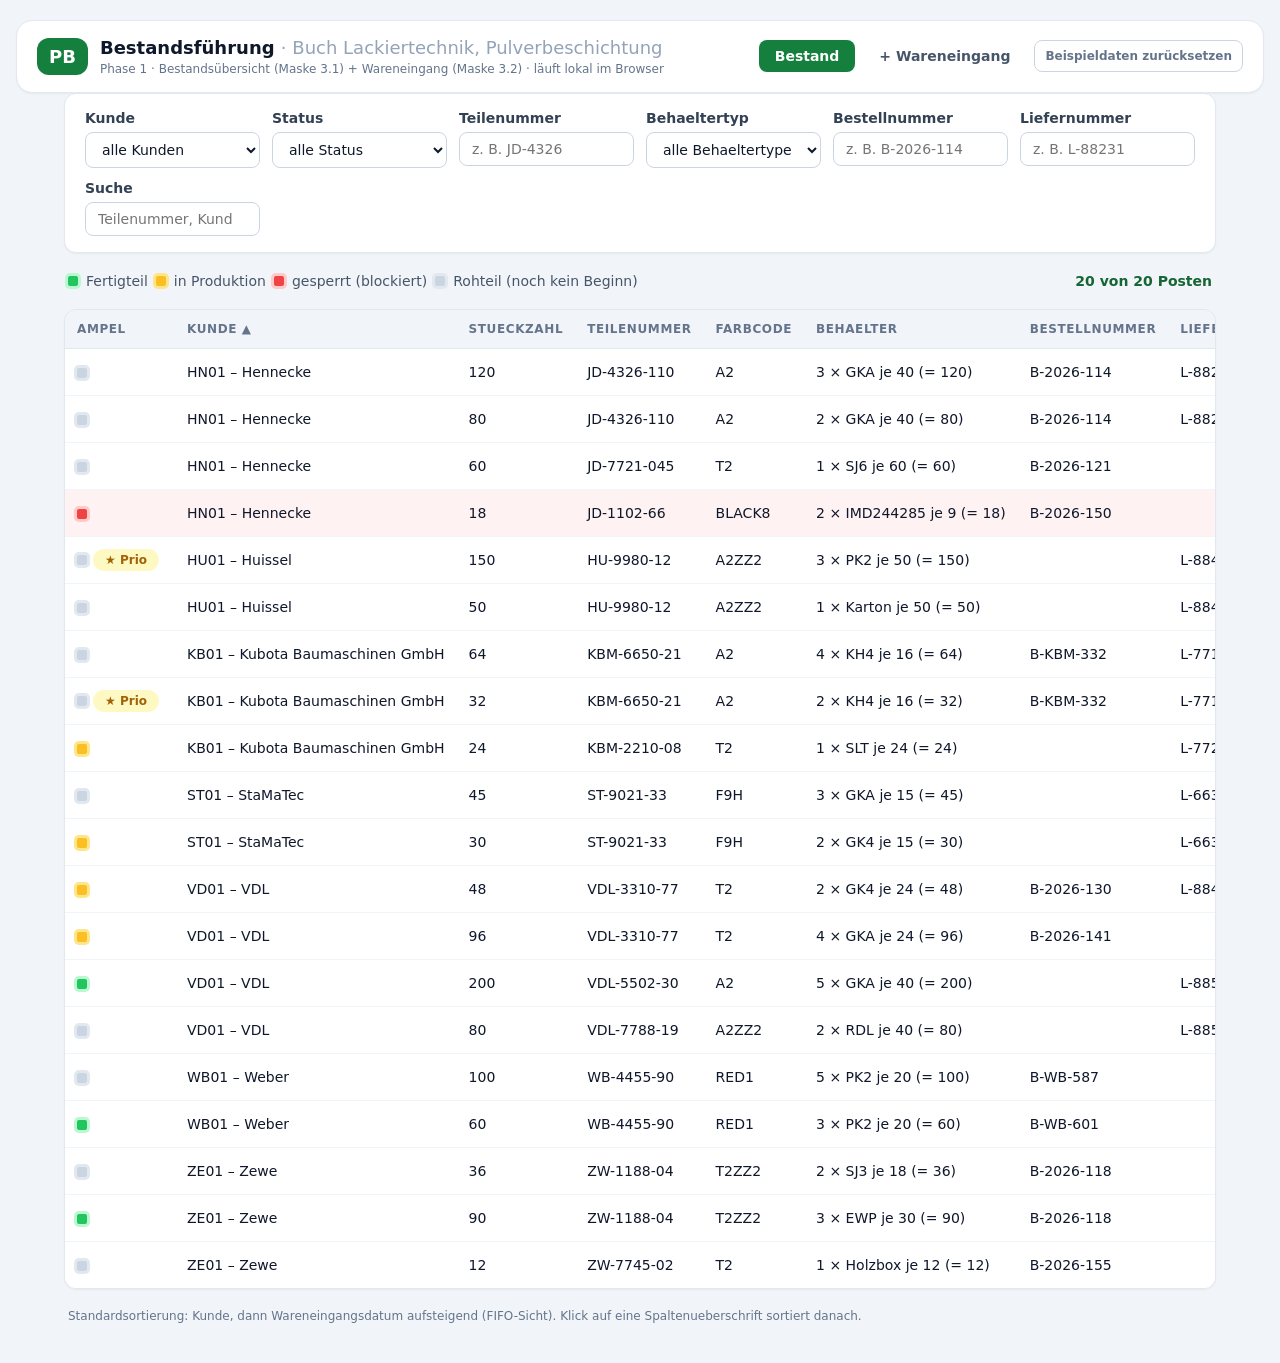
<file: index.html>
<!DOCTYPE html>
<html lang="de">
<head>
  <meta charset="utf-8">
  <meta name="viewport" content="width=device-width, initial-scale=1">
  <title>Bestandsfuehrung – Pulverbeschichtung (Phase 1)</title>
  <link rel="stylesheet" href="style.css">
</head>
<body>
  <header class="kopf">
    <div class="kopf-brand">
      <div class="logo">PB</div>
      <div>
        <h1>Bestandsführung <span>· Buch Lackiertechnik, Pulverbeschichtung</span></h1>
        <p class="untertitel">Phase 1 · Bestandsübersicht (Maske 3.1) + Wareneingang (Maske 3.2) · läuft lokal im Browser</p>
      </div>
    </div>
    <nav class="kopf-nav">
      <button id="navBestand" class="nav aktiv">Bestand</button>
      <button id="wareneingang" class="nav">+ Wareneingang</button>
      <button id="zuruecksetzen" class="nav ghost" title="Beispiel-Posten neu laden">Beispieldaten zurücksetzen</button>
    </nav>
  </header>

  <div id="ansicht-bestand">
    <div id="bestaetigung" class="bestaetigung" hidden></div>

    <section class="filterleiste" aria-label="Filter">
      <div class="felder">
        <div class="feld"><label for="filterKunde">Kunde</label>
          <select id="filterKunde"></select>
        </div>
        <div class="feld"><label for="filterStatus">Status</label>
          <select id="filterStatus"></select>
        </div>
        <div class="feld"><label for="filterTeilenummer">Teilenummer</label>
          <input id="filterTeilenummer" type="text" placeholder="z. B. JD-4326">
        </div>
        <div class="feld"><label for="filterBehaeltertyp">Behaeltertyp</label>
          <select id="filterBehaeltertyp"></select>
        </div>
        <div class="feld"><label for="filterBestellnummer">Bestellnummer</label>
          <input id="filterBestellnummer" type="text" placeholder="z. B. B-2026-114">
        </div>
        <div class="feld"><label for="filterLiefernummer">Liefernummer</label>
          <input id="filterLiefernummer" type="text" placeholder="z. B. L-88231">
        </div>
        <div class="feld"><label for="suche">Suche</label>
          <input id="suche" type="search" placeholder="Teilenummer, Kunde, Beschreibung, Nummern …">
        </div>
      </div>
    </section>

    <section class="legende">
      <span class="ampel gruen"></span> Fertigteil
      <span class="ampel gelb"></span> in Produktion
      <span class="ampel rot"></span> gesperrt (blockiert)
      <span class="ampel leer"></span> Rohteil (noch kein Beginn)
      <span class="zaehler" id="postenZaehler"></span>
    </section>

    <main>
      <table id="bestandstabelle">
        <thead></thead>
        <tbody></tbody>
      </table>
    </main>

    <footer class="fuss">
      Standardsortierung: Kunde, dann Wareneingangsdatum aufsteigend (FIFO-Sicht). Klick auf eine Spaltenueberschrift sortiert danach.
    </footer>
  </div>

  <section id="ansicht-wareneingang" hidden>
    <div class="eingang-kopf">
      <h2>Wareneingang erfassen</h2>
      <div class="feld"><label for="eingangKunde">Kunde (Pflicht)</label>
        <select id="eingangKunde"></select>
      </div>
      <div class="feld"><label for="eingangDatum">Wareneingangsdatum</label>
        <input id="eingangDatum" type="date">
      </div>
    </div>
    <main>
      <table id="positionen">
        <thead>
          <tr>
            <th>Buchungsart</th>
            <th>Teilenummer</th>
            <th>Farbcode</th>
            <th>Stueckzahl</th>
            <th>Behaeltertyp</th>
            <th>Anzahl Behaelter</th>
            <th>Teile je Behaelter</th>
            <th>Bestellnummer (opt.)</th>
            <th>Liefernummer (opt.)</th>
            <th>Wunsch-Liefertermin (opt.)</th>
            <th>Pruefung (R1)</th>
            <th></th>
          </tr>
        </thead>
        <tbody id="positionsKörper"></tbody>
      </table>
      <datalist id="teilenummerListe"></datalist>
      <div class="eingang-aktionen">
        <button id="weiterePosition" class="sekundaer">+ Weitere Position</button>
        <button id="eingangSpeichern" class="primaer">Speichern</button>
        <button id="eingangAbbrechen" class="sekundaer">Abbrechen</button>
      </div>
      <p class="hinweis">Eine Zeile = ein eigener Bestandsposten (Status Rohteil), ein Behaeltertyp mit einheitlicher Fuellung. Gemischte Behaelter oder ungleiche Fuellungen ueber zusaetzliche Zeilen abbilden. Bei Retoure erscheint eine orange Zeile mit Pflichtangabe des Retoure-Grunds (R8).</p>
    </main>
  </section>

  <section id="ansicht-detail" hidden>
    <div class="eingang-kopf">
      <h2 id="detailTitel">Posten</h2>
      <nav class="kopf-nav">
        <button id="detailZurueck" class="nav">← Zurück zur Übersicht</button>
      </nav>
    </div>
    <div class="detail-karte">
      <h3>Posten-Details</h3>
      <div class="detail-grid" id="detailFelder"></div>
      <div class="detail-edit">
        <div class="feld">
          <label for="detailWunsch">Wunsch-Liefertermin (optional, rein informativ)</label>
          <input id="detailWunsch" type="date">
        </div>
        <label class="prio-toggle" for="detailPrio">
          <input id="detailPrio" type="checkbox"> Als Prio markieren (★)
        </label>
      </div>
    </div>
    <div class="detail-karte">
      <h3>Behaelter korrigieren (R9 – jederzeit moeglich, auch bei Produktion/Fertigteil/gesperrt)</h3>
      <div class="detail-edit">
        <div class="feld">
          <label for="korrTyp">Behaeltertyp (nur aus Behaelterstamm, R3)</label>
          <select id="korrTyp"></select>
        </div>
        <div class="feld">
          <label for="korrAnzahl">Anzahl Behaelter</label>
          <input id="korrAnzahl" type="number" min="1">
        </div>
        <div class="feld">
          <label for="korrTeile">Teile je Behaelter</label>
          <input id="korrTeile" type="number" min="0">
        </div>
        <button id="korrUebernehmen" class="sekundaer">Behaelter uebernehmen</button>
      </div>
      <p id="korrHinweis" class="hinweis"></p>
    </div>
    <div class="detail-karte">
      <h3>Historie (neueste zuerst)</h3>
      <div class="historie-wrap">
        <table id="historieTabelle">
          <thead>
            <tr><th>Datum/Uhrzeit</th><th>Bewegung</th><th>Vorher</th><th>Nachher</th><th>Benutzer</th></tr>
          </thead>
          <tbody id="historieKörper"></tbody>
        </table>
      </div>
    </div>
  </section>

  <script src="js/modell.js"></script>
  <script src="js/behaelterstamm.js"></script>
  <script src="js/stammdaten.js"></script>
  <script src="js/app.js"></script>
</body>
</html>
</file>
<file: style.css>
* {
  box-sizing: border-box;
}

:root {
  --green-700: #15803d;
  --green-800: #166534;
  --green-50: #f0fdf4;
  --slate-100: #f1f5f9;
  --slate-200: #e2e8f0;
  --slate-300: #cbd5e1;
  --slate-400: #94a3b8;
  --slate-500: #64748b;
  --slate-600: #475569;
  --slate-700: #334155;
  --slate-800: #1e293b;
  --slate-900: #0f172a;
  --red-50: #fef2f2;
  --red-100: #fee2e2;
  --red-500: #ef4444;
  --red-600: #dc2626;
  --red-800: #991b1b;
  --amber-100: #fef3c7;
  --amber-400: #fbbf24;
  --amber-800: #92400e;
  --green-100: #dcfce7;
  --green-500: #22c55e;
  --green-800: #166534;
  --orange-50: #fff7ed;
  --orange-100: #ffedd5;
  --orange-200: #fed7aa;
  --orange-800: #9a3412;
  --blue-100: #dbeafe;
  --blue-800: #1e40af;
}

body {
  margin: 0;
  font-family: ui-sans-serif, system-ui, -apple-system, "Segoe UI", Arial, sans-serif;
  background: var(--slate-100);
  color: var(--slate-900);
  min-height: 100vh;
  padding: 20px 16px;
  -webkit-font-smoothing: antialiased;
}

#ansicht-bestand, #ansicht-wareneingang {
  max-width: 72rem;
  margin: 0 auto;
}

#ansicht-bestand > *, #ansicht-wareneingang > * {
  margin-bottom: 20px;
}

.kopf {
  display: flex;
  flex-wrap: wrap;
  align-items: center;
  justify-content: space-between;
  gap: 12px;
  border: 1px solid var(--slate-200);
  border-radius: 1rem;
  background: #ffffff;
  padding: 16px 20px;
  box-shadow: 0 1px 2px rgba(15, 23, 42, 0.05);
}

.kopf-brand {
  display: flex;
  align-items: center;
  gap: 12px;
}

.logo {
  border-radius: 0.75rem;
  background: var(--green-700);
  padding: 8px 12px;
  font-size: 1.125rem;
  font-weight: 900;
  color: #ffffff;
}

.kopf h1 {
  margin: 0;
  font-size: 1.125rem;
  font-weight: 700;
  line-height: 1.25;
}

.kopf h1 span {
  font-weight: 400;
  color: var(--slate-400);
}

.untertitel {
  margin: 2px 0 0;
  font-size: 12px;
  color: var(--slate-500);
}

.kopf-nav {
  display: flex;
  gap: 8px;
  flex-wrap: wrap;
}

button {
  font: inherit;
  cursor: pointer;
}

.nav {
  border: none;
  border-radius: 0.5rem;
  padding: 8px 16px;
  font-size: 0.875rem;
  font-weight: 600;
  background: transparent;
  color: var(--slate-600);
}

.nav:hover {
  background: var(--slate-100);
}

.nav.aktiv {
  background: var(--green-700);
  color: #ffffff;
}

.nav.ghost {
  border: 1px solid var(--slate-300);
  font-size: 0.75rem;
  padding: 6px 10px;
  color: var(--slate-500);
}

button.primaer {
  border: none;
  border-radius: 0.75rem;
  background: var(--green-700);
  padding: 14px 20px;
  font-size: 1rem;
  font-weight: 600;
  color: #ffffff;
  box-shadow: 0 1px 2px rgba(15, 23, 42, 0.1);
}

button.primaer:hover {
  background: var(--green-800);
}

button.primaer:active {
  transform: scale(0.98);
}

.sekundaer {
  border: 2px solid var(--slate-300);
  border-radius: 0.75rem;
  padding: 12px 20px;
  font-weight: 600;
  color: var(--slate-700);
  background: transparent;
}

.sekundaer:hover {
  background: var(--slate-100);
}

.bestaetigung {
  border: 1px solid #bbf7d0;
  border-radius: 0.75rem;
  background: var(--green-50);
  padding: 12px 16px;
  font-weight: 600;
  color: #14532d;
  box-shadow: 0 1px 2px rgba(15, 23, 42, 0.05);
}

.filterleiste {
  border: 1px solid var(--slate-200);
  border-radius: 0.75rem;
  background: #ffffff;
  box-shadow: 0 1px 2px rgba(15, 23, 42, 0.05);
  padding: 16px 20px;
}

.filterleiste .felder {
  display: grid;
  flex: 1;
  grid-template-columns: repeat(auto-fit, minmax(150px, 1fr));
  gap: 12px;
}

.filterleiste label {
  display: block;
  margin-bottom: 6px;
  font-size: 0.875rem;
  font-weight: 600;
  color: var(--slate-700);
}

.filterleiste .feld {
  display: flex;
  flex-direction: column;
}

.filterleiste input,
.filterleiste select {
  font: inherit;
  font-size: 0.875rem;
  width: 100%;
  border: 1px solid var(--slate-300);
  border-radius: 0.5rem;
  background: #ffffff;
  padding: 8px 12px;
  color: var(--slate-900);
}

.filterleiste input:focus,
.filterleiste select:focus {
  outline: 2px solid #86efac;
  outline-offset: 1px;
  border-color: var(--green-700);
}

.legende {
  display: flex;
  flex-wrap: wrap;
  align-items: center;
  gap: 8px;
  font-size: 0.875rem;
  color: var(--slate-600);
  padding: 0 4px;
}

.legende .zaehler {
  margin-left: auto;
  font-weight: 600;
  color: var(--green-800);
}

.ampel {
  display: inline-block;
  width: 10px;
  height: 10px;
  border-radius: 2px;
  box-shadow: 0 0 0 3px var(--ring, var(--slate-200));
  vertical-align: middle;
}

.ampel.gruen { background: var(--green-500); --ring: #bbf7d0; }
.ampel.gelb { background: var(--amber-400); --ring: #fde68a; }
.ampel.rot { background: var(--red-500); --ring: #fecaca; }
.ampel.leer { background: var(--slate-300); --ring: var(--slate-200); }

#ansicht-bestand > main {
  overflow-x: auto;
  border: 1px solid var(--slate-200);
  border-radius: 0.75rem;
  background: #ffffff;
  box-shadow: 0 1px 2px rgba(15, 23, 42, 0.05);
  padding: 0;
}

table {
  width: 100%;
  min-width: 900px;
  border-collapse: collapse;
  font-size: 0.875rem;
}

th, td {
  padding: 12px;
  text-align: left;
  white-space: nowrap;
}

thead th {
  background: var(--slate-100);
  border-bottom: 1px solid var(--slate-200);
  font-size: 0.75rem;
  font-weight: 700;
  text-transform: uppercase;
  letter-spacing: 0.05em;
  color: var(--slate-500);
}

th.sortierbar {
  cursor: pointer;
  user-select: none;
}

tbody tr {
  border-bottom: 1px solid #f1f5f9;
}

tbody tr:last-child {
  border-bottom: none;
}

tbody tr:hover {
  background: rgba(240, 253, 244, 0.6);
}

tbody tr.gesperrt {
  background: var(--red-50);
}

tbody tr.gesperrt:hover {
  background: rgba(254, 242, 242, 0.6);
}

td.leer {
  padding: 40px 16px;
  text-align: center;
  color: var(--slate-500);
}

.badge {
  display: inline-flex;
  align-items: center;
  gap: 6px;
  border-radius: 999px;
  padding: 4px 12px;
  font-size: 0.75rem;
  font-weight: 600;
  margin-right: 4px;
}

.badge-rohteil { background: var(--slate-100); color: var(--slate-700); }
.badge-produktion { background: var(--amber-100); color: var(--amber-800); }
.badge-fertigteil { background: var(--green-100); color: var(--green-800); }
.badge-abgeschlossen { background: var(--blue-100); color: var(--blue-800); }
.badge-gesperrt { background: var(--red-100); color: var(--red-800); }
.badge-retoure { background: var(--orange-100); color: var(--orange-800); }
.badge-prio { background: #fef9c3; color: #a16207; margin-left: 6px; }

tbody tr.zeile-klick { cursor: pointer; }

.detail-karte {
  border: 1px solid var(--slate-200);
  border-radius: 0.75rem;
  background: #ffffff;
  box-shadow: 0 1px 2px rgba(15, 23, 42, 0.05);
  padding: 16px 20px;
  margin-bottom: 20px;
}

.detail-karte h3 {
  margin: 0 0 12px;
  font-size: 0.875rem;
  font-weight: 700;
  text-transform: uppercase;
  letter-spacing: 0.05em;
  color: var(--slate-500);
}

.detail-grid {
  display: grid;
  grid-template-columns: repeat(auto-fit, minmax(230px, 1fr));
  gap: 12px 24px;
}

.detail-grid .eintrag label {
  display: block;
  font-size: 0.75rem;
  font-weight: 600;
  text-transform: uppercase;
  letter-spacing: 0.05em;
  color: var(--slate-400);
  margin-bottom: 2px;
}

.detail-grid .eintrag .wert {
  font-weight: 600;
  color: var(--slate-800);
}

.detail-edit {
  display: flex;
  flex-wrap: wrap;
  gap: 24px;
  align-items: end;
  margin-top: 20px;
  padding-top: 16px;
  border-top: 1px solid var(--slate-200);
}

.detail-edit .feld label {
  display: block;
  margin-bottom: 6px;
  font-size: 0.875rem;
  font-weight: 600;
  color: var(--slate-700);
}

.detail-edit input[type="date"] {
  font: inherit;
  font-size: 0.875rem;
  border: 1px solid var(--slate-300);
  border-radius: 0.5rem;
  background: #ffffff;
  padding: 8px 12px;
}

.prio-toggle {
  display: inline-flex;
  align-items: center;
  gap: 8px;
  font-weight: 700;
  color: #a16207;
  cursor: pointer;
  padding: 8px 12px;
  border: 1px solid #fde68a;
  border-radius: 0.5rem;
  background: #fefce8;
}

.historie-wrap {
  overflow-x: auto;
}

#historieTabelle {
  min-width: 700px;
}

.fuss {
  font-size: 12px;
  color: var(--slate-500);
  padding: 0 4px;
}

.eingang-kopf {
  border: 1px solid var(--slate-200);
  border-radius: 0.75rem;
  background: #ffffff;
  box-shadow: 0 1px 2px rgba(15, 23, 42, 0.05);
  padding: 16px 20px;
  display: flex;
  flex-wrap: wrap;
  gap: 16px;
  align-items: end;
}

.eingang-kopf h2 {
  margin: 0 12px 0 0;
  font-size: 1.125rem;
  font-weight: 700;
}

.eingang-kopf label {
  display: block;
  margin-bottom: 6px;
  font-size: 0.875rem;
  font-weight: 600;
  color: var(--slate-700);
}

.eingang-kopf .feld {
  display: flex;
  flex-direction: column;
}

.eingang-kopf input,
.eingang-kopf select {
  font: inherit;
  font-size: 0.875rem;
  border: 1px solid var(--slate-300);
  border-radius: 0.5rem;
  background: #ffffff;
  padding: 8px 12px;
}

#ansicht-wareneingang main {
  overflow-x: auto;
  border: 1px solid var(--slate-200);
  border-radius: 0.75rem;
  background: #ffffff;
  box-shadow: 0 1px 2px rgba(15, 23, 42, 0.05);
  padding: 16px;
}

#positionen {
  min-width: 1000px;
}

#positionen th {
  background: var(--slate-100);
  border-bottom: 1px solid var(--slate-200);
  font-size: 0.75rem;
  font-weight: 700;
  text-transform: uppercase;
  letter-spacing: 0.05em;
  color: var(--slate-500);
  padding: 10px 8px;
}

#positionen td {
  padding: 6px 8px;
  border-bottom: 1px solid #f1f5f9;
}

#positionen input,
#positionen select {
  font: inherit;
  font-size: 0.875rem;
  width: 100%;
  min-width: 80px;
  border: 1px solid var(--slate-300);
  border-radius: 0.5rem;
  background: #ffffff;
  padding: 6px 10px;
  box-sizing: border-box;
}

#positionen input:focus,
#positionen select:focus {
  outline: 2px solid #86efac;
  outline-offset: 1px;
  border-color: var(--green-700);
}

#positionen input[type="number"] {
  min-width: 70px;
}

#positionen .pruefung {
  min-width: 180px;
  white-space: normal;
}

#positionen .warn {
  color: var(--amber-800);
  background: var(--amber-100);
  border-radius: 0.5rem;
  padding: 4px 8px;
  font-size: 0.75rem;
  font-weight: 700;
}

#positionen .ok {
  color: var(--green-800);
  font-size: 0.75rem;
  font-weight: 600;
}

#positionen .trotzdem {
  display: inline-block;
  margin-top: 4px;
  font-size: 0.75rem;
  font-weight: 600;
  color: var(--amber-800);
  white-space: nowrap;
}

#positionen tr.retoure-zeile td {
  background: var(--orange-50);
  border: 1px solid var(--orange-200);
  border-radius: 0.5rem;
  padding: 12px 16px;
  font-size: 0.875rem;
  color: var(--orange-800);
  font-weight: 600;
}

#positionen .loeschen {
  border: none;
  border-radius: 0.5rem;
  padding: 6px 10px;
  color: var(--red-600);
  background: var(--red-50);
}

#positionen .loeschen:hover {
  color: var(--red-800);
}

.eingang-aktionen {
  display: flex;
  gap: 8px;
  margin-top: 16px;
  flex-wrap: wrap;
}

.eingang-aktionen .primaer {
  padding: 12px 20px;
  font-size: 0.875rem;
}

.hinweis {
  font-size: 12px;
  color: var(--slate-500);
  max-width: 960px;
  line-height: 1.5;
  margin: 16px 0 0;
}
</file>
